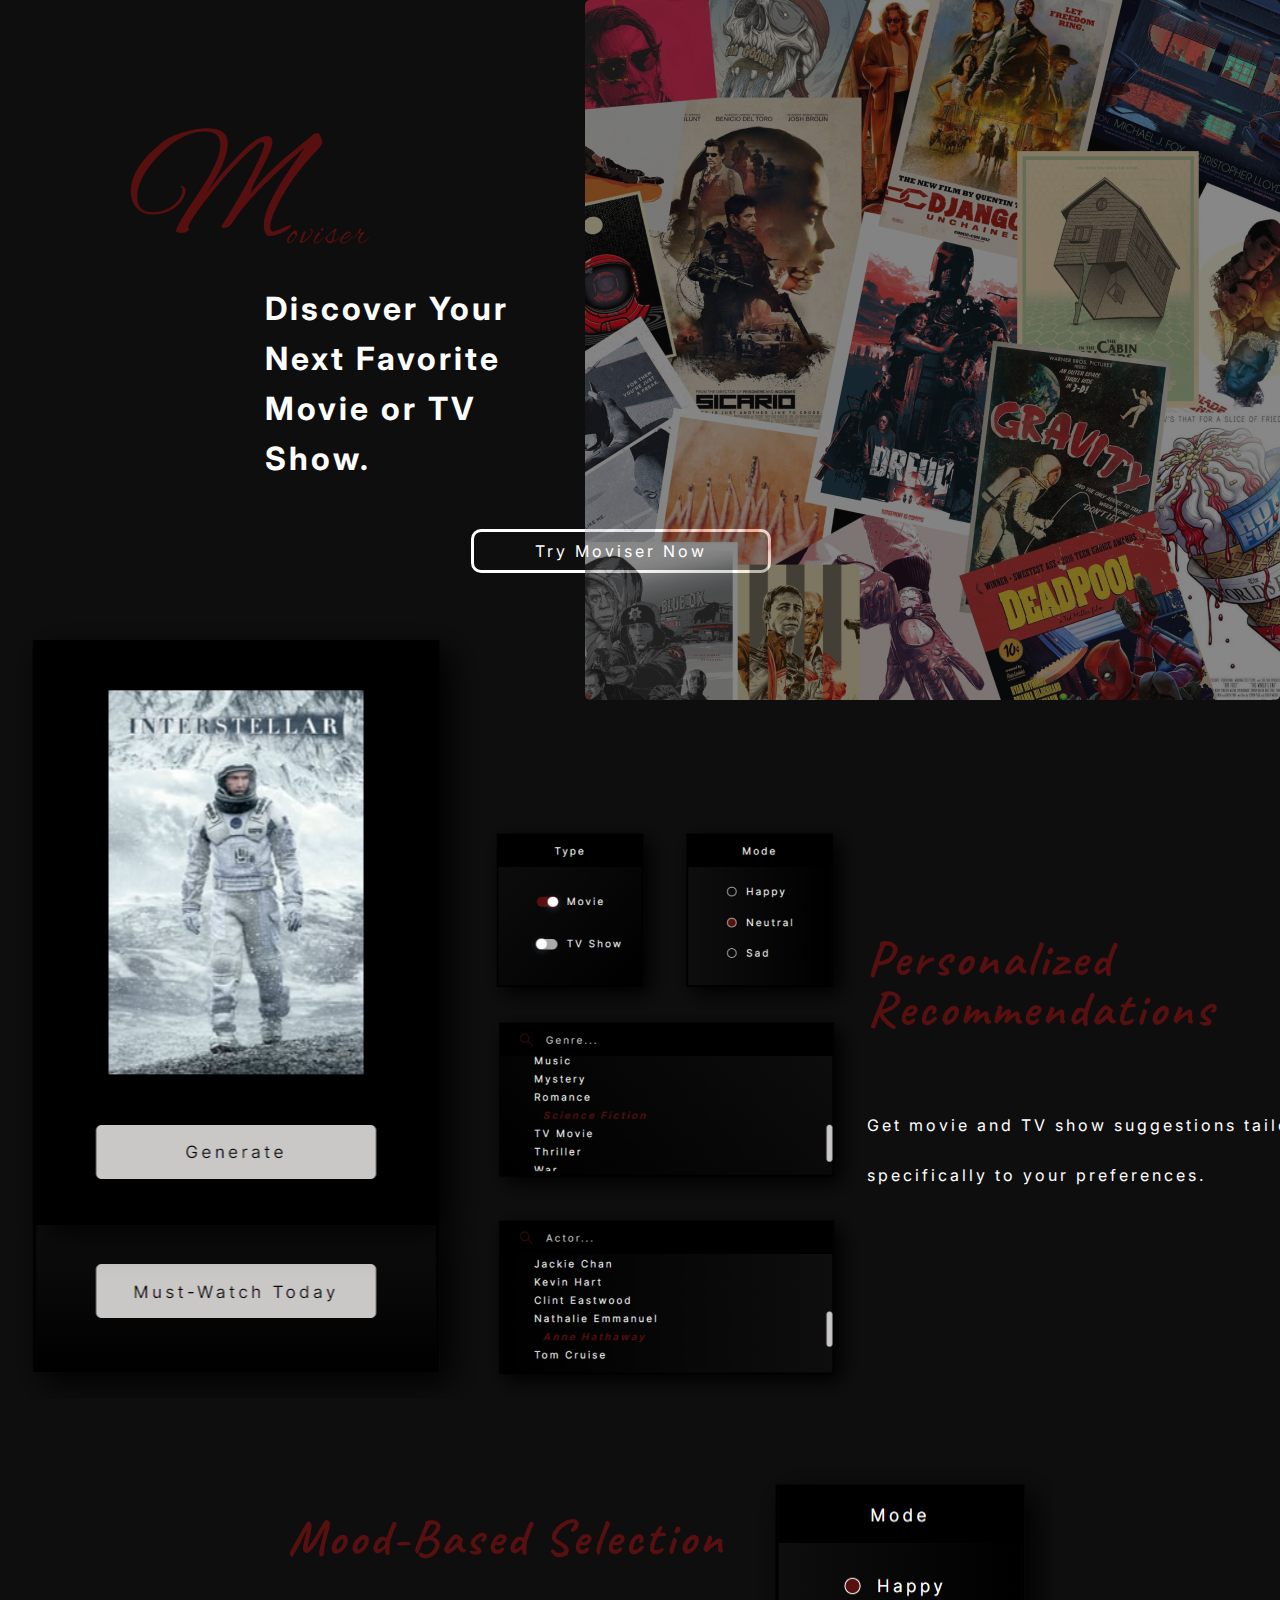
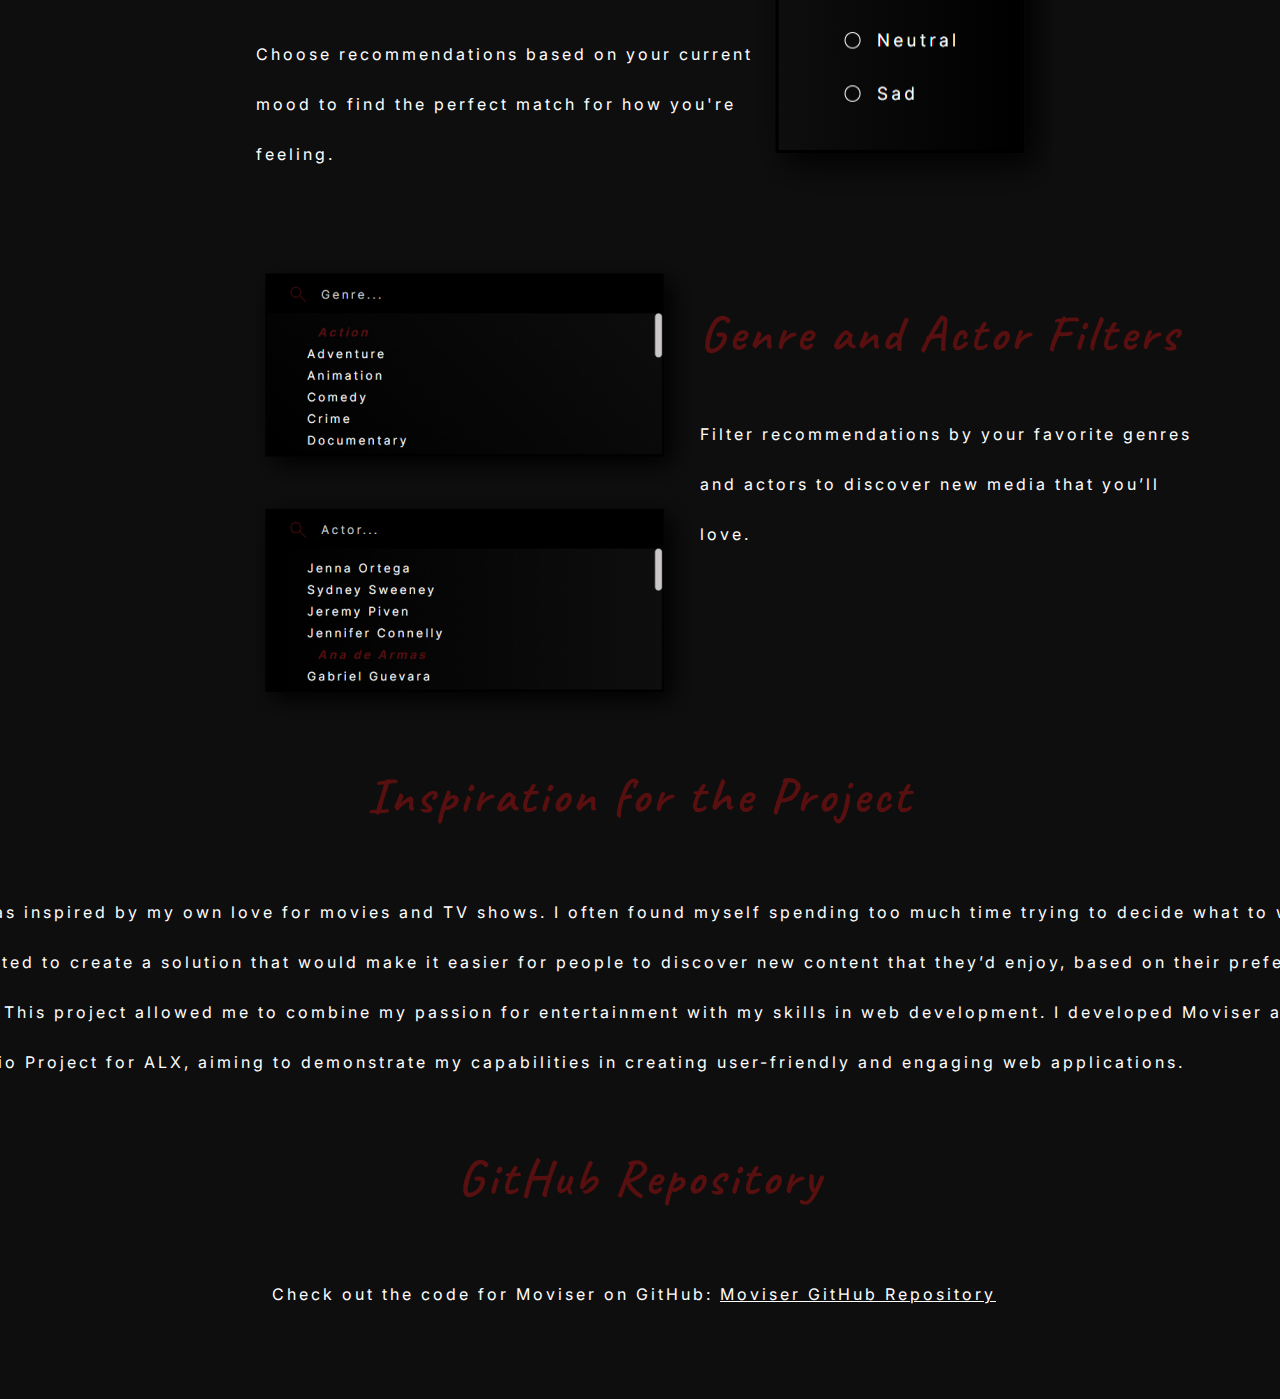
<file: about.html>
<!DOCTYPE html>
<html lang="en">
<head>
  <meta charset="UTF-8">
  <meta name="viewport" content="width=device-width, initial-scale=1.0">
  <!-- Preconnect to Google Fonts and specify the Inter font family -->
  <link rel="preconnect" href="https://fonts.googleapis.com">
  <link rel="preconnect" href="https://fonts.gstatic.com" crossorigin>
  <link href="https://fonts.googleapis.com/css2?family=Inter:wght@100..900&display=swap" rel="stylesheet">
  <!-- Preconnect to Google Fonts and specify the Alex Brush font family -->
  <link rel="preconnect" href="https://fonts.googleapis.com">
  <link rel="preconnect" href="https://fonts.gstatic.com" crossorigin>
  <link href="https://fonts.googleapis.com/css2?family=Alex+Brush&display=swap" rel="stylesheet">
  <!-- Preconnect to Google Fonts and specify the Caveat font family -->
  <link rel="preconnect" href="https://fonts.googleapis.com">
  <link rel="preconnect" href="https://fonts.gstatic.com" crossorigin>
  <link href="https://fonts.googleapis.com/css2?family=Caveat:wght@400..700&display=swap" rel="stylesheet">
  <!-- Link to external CSS files for layout and content styling -->
  <link href="Styles/about.css" rel="stylesheet">
  <!-- Set favicon and title for the website -->
  <link href="Assets/Moviser logo.svg" rel="icon">
  <title>Moviser / About</title>
</head>
<body>
  <section class="hero">
    <div>
      <img class="logo" src="Assets/Moviser logo.svg" alt="Logo">
      <h1>Discover Your Next Favorite Movie or TV Show.</h1>
      <a href="index.html"><button>Try Moviser Now</button></a>
    </div>
    <img class="moviesImage" src="Assets/about assets/Movies Image.jpg" alt="movies image">
  </section>
  <section class="personalizedRecommendations">
    <img src="Assets/about assets/Personalized Recommendations.png" alt="Personalized Recommendations">
    <div>
      <h3>Personalized Recommendations</h3>
      <p>Get movie and TV show suggestions tailored specifically to your preferences.</p>
    </div>
  </section>
  <section class="mood-BasedSelection">
    <div>
      <h3>Mood-Based Selection</h3>
      <p>Choose recommendations based on your current mood to find the perfect match for how you're feeling.</p>
    </div>
    <img src="Assets/about assets/Mood-Based Selection.jpg" alt="Mood-Based Selection">
  </section>
  <section class="genreAndActorFilters">
    <img src="Assets/about assets/Genre and Actor Filters.jpg" alt="Genre and Actor Filters">
    <div>
      <h3>Genre and Actor Filters</h3>
      <p>Filter recommendations by your favorite genres and actors to discover new media that you’ll love.</p>
    </div>
  </section>
  <section class="inspiration">
    <h3>Inspiration for the Project</h3>
    <p>Moviser was inspired by my own love for movies and TV shows. I often found myself spending too much time trying to decide what to watch next. I wanted to create a solution that would make it easier for people to discover new content that they’d enjoy, based on their preferences and mood. This project allowed me to combine my passion for entertainment with my skills in web development. I developed Moviser as part of my Portfolio Project for ALX, aiming to demonstrate my capabilities in creating user-friendly and engaging web applications.</p>
  </section>
  <section class="repository">
    <h3>GitHub Repository</h3>
    <p>Check out the code for Moviser on GitHub: <a href="https://github.com/achrxf/Moviser" target="_blank">Moviser GitHub Repository</a></p>
  </section>
</body>
</html>
</file>
<file: Styles/about.css>
body {
  background-color: #0E0E0E;
  display: flex;
  flex-direction: column;
  margin: 0;
  font-family: inter, Arial, sans-serif;
  color: #FFFFFF;
  letter-spacing: 3px;
  line-height: 50px;
}

/**************Hero section*****************/

.moviesImage {
  opacity: 0.5;
  border-radius: 5px;
}

.hero {
  display: flex;
  justify-content: space-between;
}

.hero div {
  margin-left: 10%;
  margin-top: 10%;
}

.hero h1 {
  margin-left: 30%;
}

.hero button {
  width: 300px;
  margin-top: 5%;
  margin-left: 75%;
  background: none;
  padding: 2%;
  border: #FFFFFF solid;
  border-radius: 10px;
  font-family: inter, Arial, sans-serif;
  color: #FFFFFF;
  letter-spacing: 3px;
  font-size: 16px;
}

.hero button:hover {
  border: #580F0F solid;
  color: #580F0F;
  cursor: pointer;
}

.hero button:active {
  background-color: #FFFFFF;
}

/**************Personalized Recommendations*****************/

.personalizedRecommendations {
  display: flex;
  justify-content: space-between;
}

.personalizedRecommendations img {
  margin-top: -7%;
}

.personalizedRecommendations div {
  display: flex;
  justify-content: center;
  align-items: center;
  flex-direction: column;
  margin-right: 5%;
}

h3 {
  font-family: caveat, Arial, sans-serif;
  color: #580F0F;
  font-size: 50px;
}

p {
  width: 500px;
}

/**************Mood-Based Selection*****************/

.mood-BasedSelection {
  display: flex;
  justify-content: space-between;
  margin-left: 20%;
  margin-right: 20%;
  margin-top: 5%;
}

.mood-BasedSelection div {
  display: flex;
  justify-content: center;
  align-items: center;
  flex-direction: column;
}

/**************Genre and Actor Filters*****************/

.genreAndActorFilters {
  display: flex;
  justify-content: space-between;
  margin-left: 20%;
  margin-right: 20%;
  margin-top: 5%;
}

/**************Inspiration for the Project*****************/

.inspiration {
  display: flex;
  flex-direction: column;
  justify-content: center;
  align-items: center;
}

.inspiration p {
  width: 1500px;
}

/**************GitHub Repository*****************/

.repository {
  display: flex;
  flex-direction: column;
  justify-content: center;
  align-items: center;
  margin-bottom: 5%;
}

.repository p {
  margin-left: 5%;
  width: 800px;
}

.repository a {
  color: #FFFFFF;
}

.repository a:hover {
  color: #580F0F;
}

.repository a:active {
  font-weight: bold;
}
</file>
